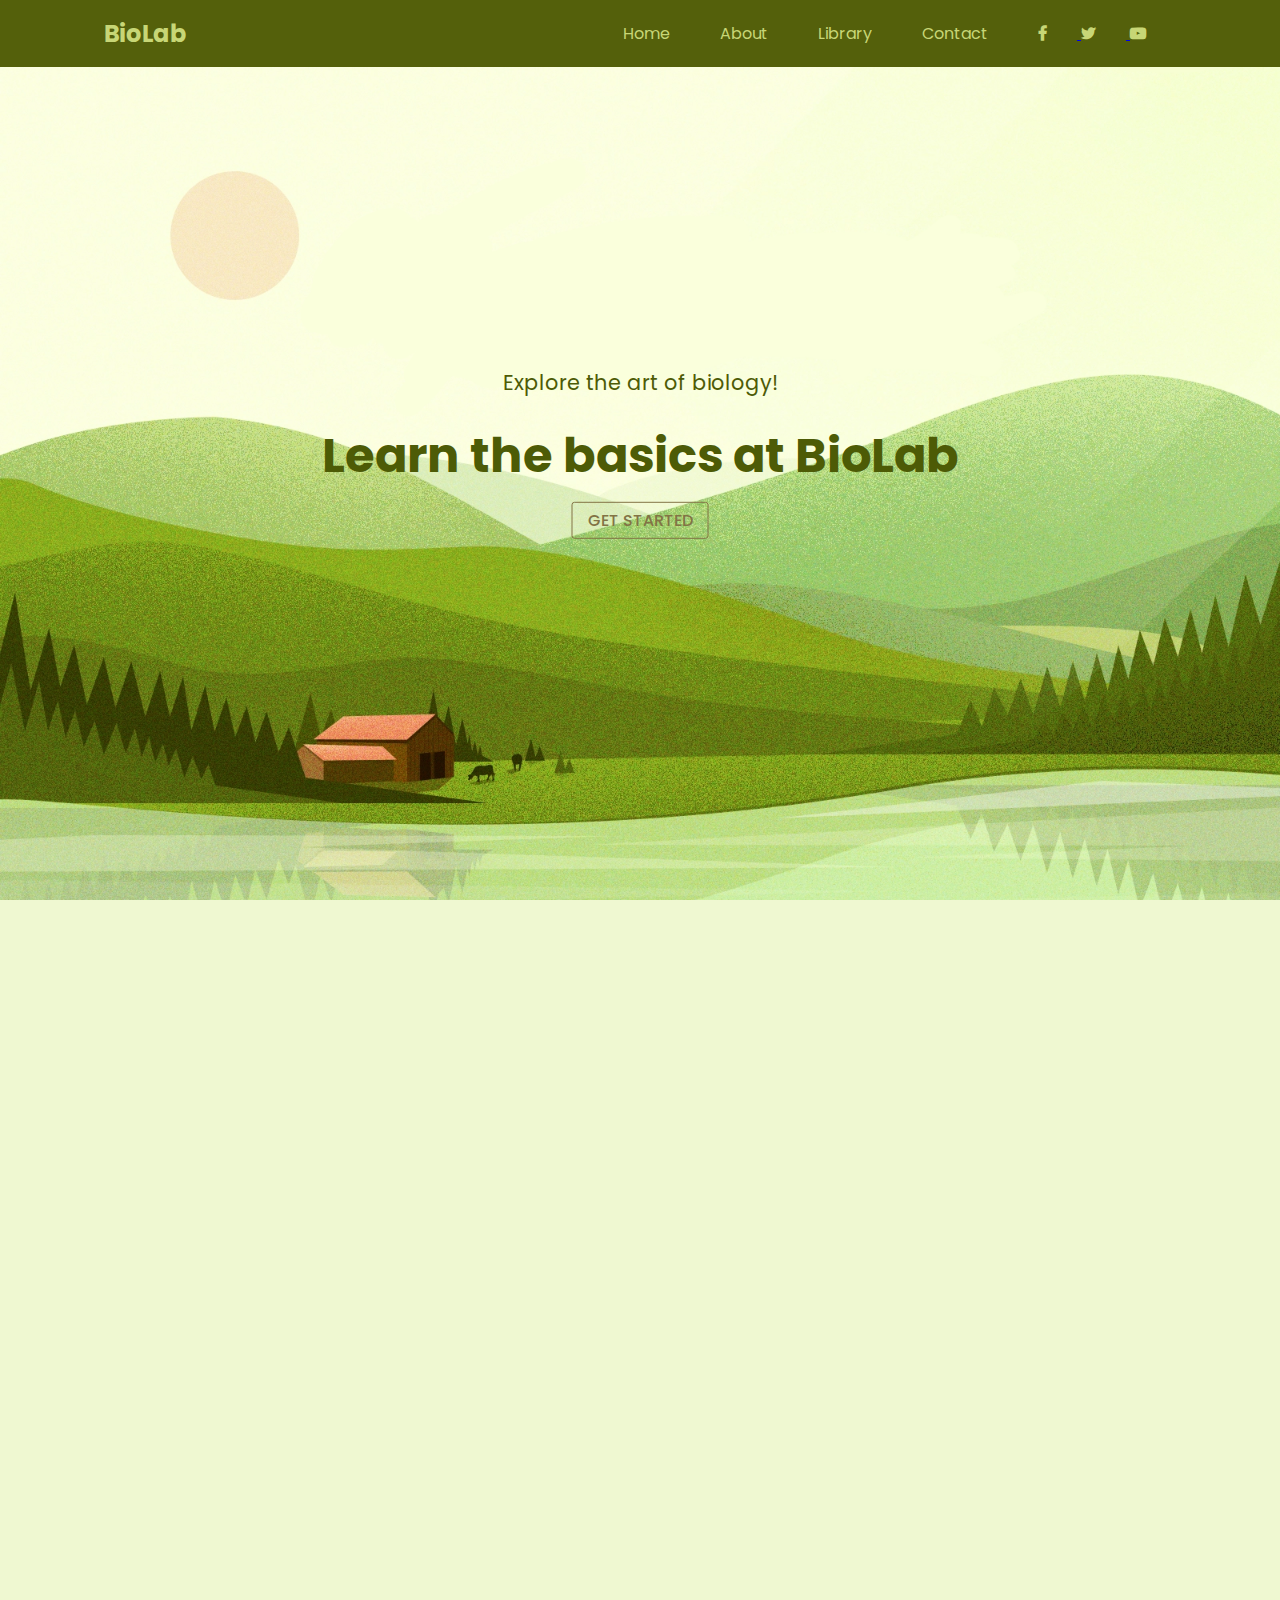
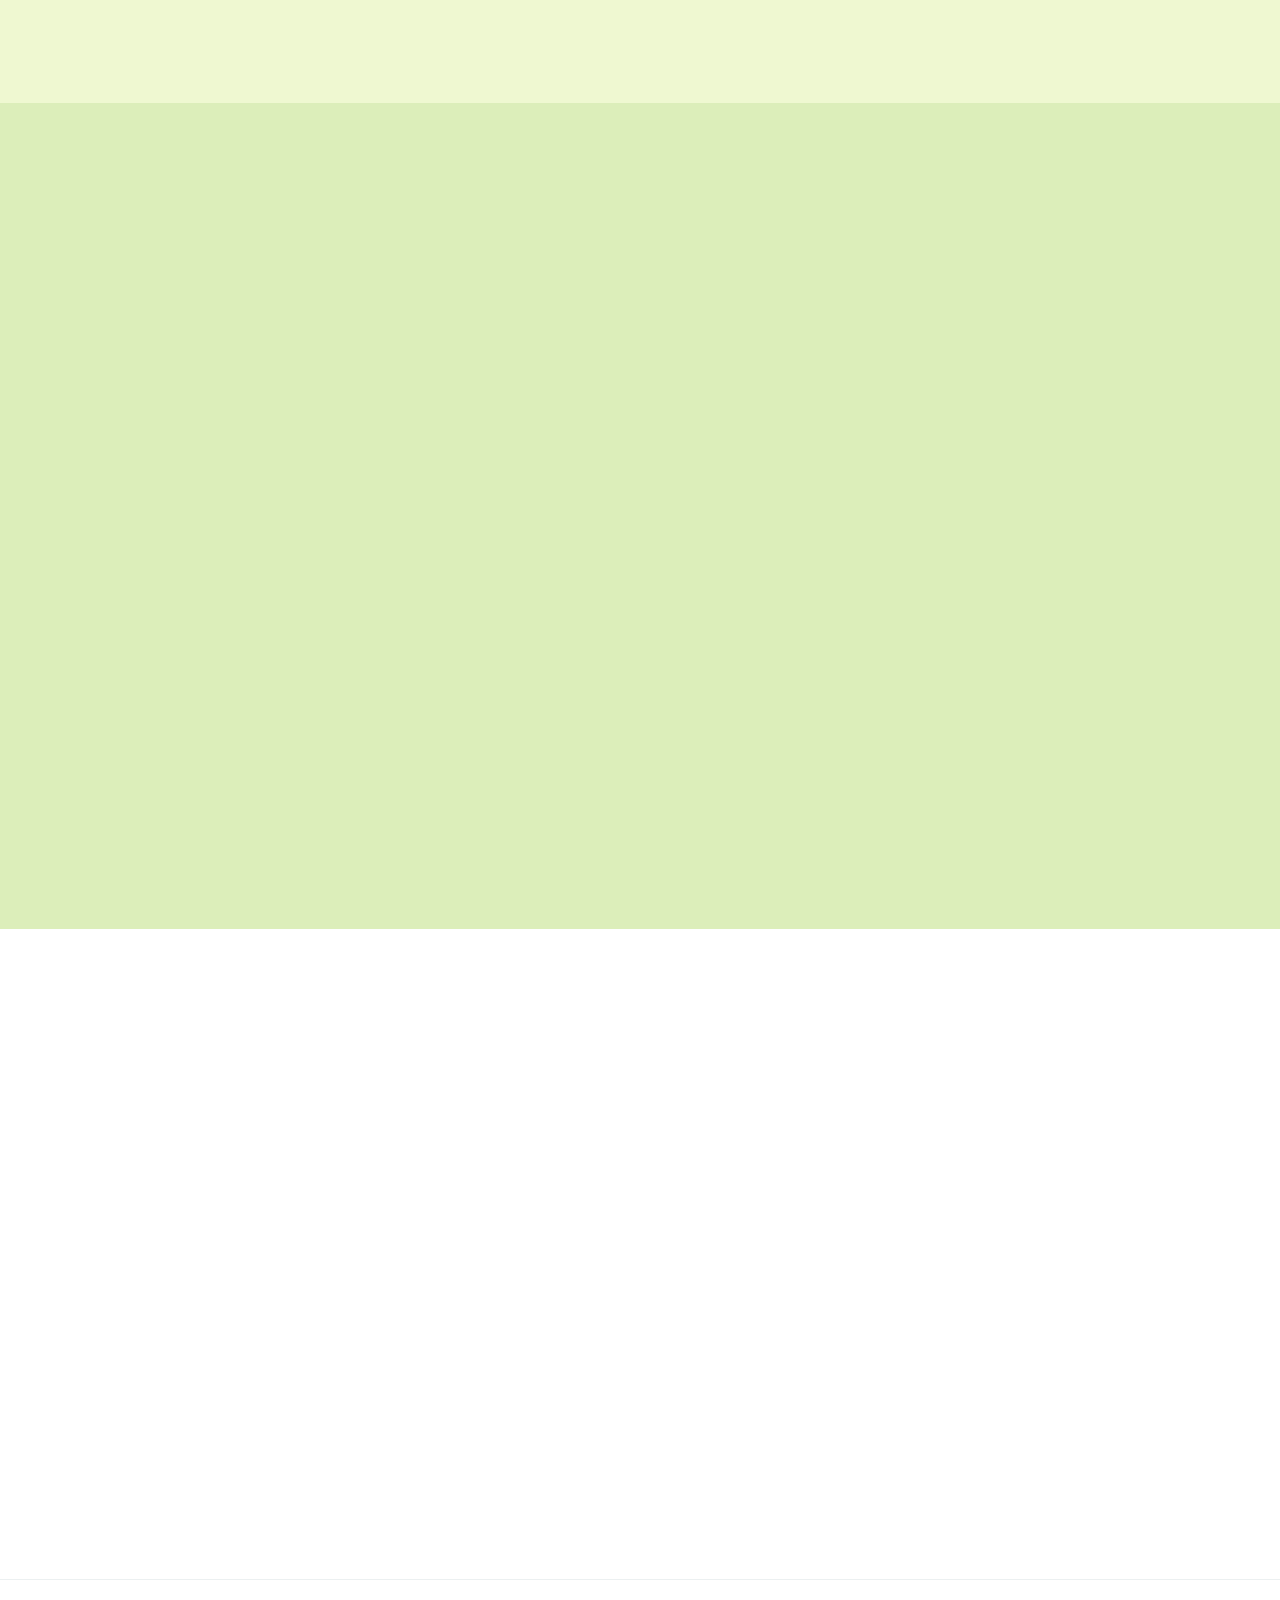
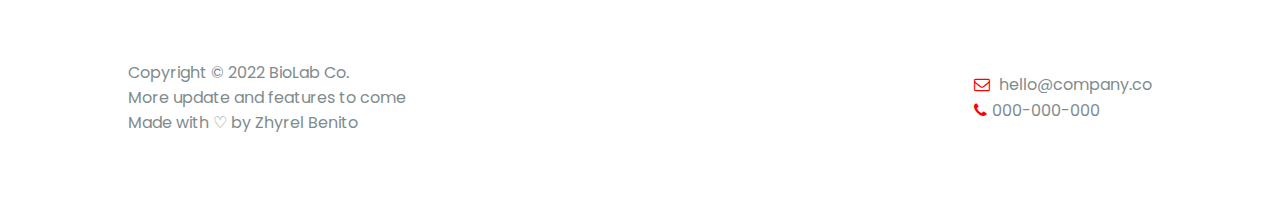
<file: Index.html>
<!doctype html>
<html>
<head>
    <title> BioLab PT </title>
    <link href="https://maxcdn.bootstrapcdn.com/font-awesome/4.7.0/css/font-awesome.min.css" rel="stylesheet" integrity="sha384-wvfXpqpZZVQGK6TAh5PVlGOfQNHSoD2xbE+QkPxCAFlNEevoEH3Sl0sibVcOQVnN" crossorigin="anonymous">
    <link rel="stylesheet" href="https://unpkg.com/aos@next/dist/aos.css" />
    <link rel="stylesheet" type="text/css" href="style.css">
</head>
<body>
   <div class="nav">
     <h2>BioLab</h2>
     <ul id="item">
          <li><a href="#home">Home</a></li>
          <li><a href="#about">About</a></li>
          <li><a href="#library">Library</a></li>  
          <li><a href="#contact">Contact</a></li>    
         <div class="icon"> 
             <a href="https://www.facebook.com/BioLab-100301779253503/"><i class="fa fa-facebook" aria-hidden="true"></i> </a>
       
           <a href ="https://twitter.com/BiologyBuds"><i class="fa fa-twitter" aria-hidden="true"></i> </a>
             
         <a href=https://youtube.com/channel/UCfogUd27C1ugSnQml62X8tQ> <i class="fa fa-youtube-play" aria-hidden="true"></i> </a>
       
         </div>
     </ul>
       <i id="bar" class="fa fa-bars" aria-hidden="true"></i>
   </div> 
    <div id="home" class="background"> 
        
    </div>
    
    <div class="mid">
     <p>Explore the art of biology!</p>
        <h2>Learn the basics at BioLab</h2>
        <div class="btn">
        <a class="border" href="AnotherPagePath.html">Get Started</a>
        </div>
    </div>
    
  <div id="about" class="Info">
    <div class="about">
        <h2 data-aos="fade-up">Hello, This is BioLab</h2>
        <p data-aos="fade-up"> BioLab are places of exploration and discovery for every field imaginable. In this spirit, you can discover, engage, and share what you learn on Biolab. We curate and create  digital content, delivered on a free, online platform that lets you integrate your learning and research experiences. Here, you take control of your learning and solve real-world problems as a community. Participation will always be free.
        <br>
        <br>
             We make learning science fun, accessible and free for all educators, students and parents. Learning without limits! Tools you can trust. A living library and many resources.
        </p>
      </div>
          <div class="img" data-aos="fade-up"> 
             <img src="photos/IMG_1820.PNG">
             </div>
          </div>
    
    
    <div id="library" class="class">
      <p class="paragraph" data-aos="fade-up"> Learn Biology </p>
      <h2 class="h2" data-aos="fade-up"> Our latest topics </h2>
      <div class="classMenu"> 
      <div class="team1" data-aos="fade-up"> 
          <div class="img">
              <img src="photos/image7.PNG">
      </div>
          <div class="teamDetails">
          <div class="name">
              <div class="nameDetails"> 
                <h4> Photosynthesis </h4>
                <p>Presented by - <span>Zhyrel</span></p>
                </div>
                  <div class="num">
                    <h5>#1</h5>
                </div>
              </div>
              <div class="pro">
              <p> Plants use sunlight, water,and carbon dioxide to create oxygen and energy in the form of sugar </p>
              </div>
           </div>
       </div>
          
          
                <div class="team1" data-aos="fade-up"> 
          <div class="img">
              <img src="photos/butterfly.jpg">
      </div>
          <div class="teamDetails">
             <div class="name">
              <div class="nameDetails"> 
                <h4> Pollination </h4>
                <p>Presented by - <span>Zhyrel</span></p>
              </div>
                  <div class="num">
                      <h5>#2</h5>
                  </div>
              </div>
              <div class="pro">
              <p> Discover the field of botany that deals with the pollination and fertilization of the flowers by abiotic and biotioc vectors. </p>
              </div>
           </div>
       </div>
          
          
                <div class="team1" data-aos="fade-up"> 
          <div class="img">
              <img src="photos/froggy.jpg">
      </div>
          <div class="teamDetails">
          <div class="name">
              <div class="nameDetails"> 
                <h4> Animal Reproduction </h4>
                <p>Presented by - <span>Zhyrel</span></p>
              </div>
                  <div class="num">
                      <h5>#3</h5>
                  </div>
              </div>
              <div class="pro">
              <p> Learn the 2 main types of Animal Reproduction  </p>
              </div>
           </div>
       </div>
          
     </div>
    </div>
    
    <div id="contact" class="contact">

        <div class="form">
        <h2 data-aos="fade-up">Submit your feedback</h2>
            <div class="submit" data-aos="fade-up"> 
            <input type="text" name="" placeholder="Name">
            <input type="email" name="" placeholder="Email">
            <textarea placeholder="Message"></textarea>
                <a href="#">Send Message</a>
            </div>
        </div>
        <div class="map" data-aos="fade-up"> 
          <h2> Where you can find us </h2>
            <p><i class="fa fa-map-marker" aria-hidden="true"></i> 1387 Quezon Avenue 1100 - Quezon City </p>
            <iframe src="https://www.google.com/maps/embed?pb=!1m18!1m12!1m3!1d123504.11415020647!2d120.9921488746075!3d14.684091315023956!2m3!1f0!2f0!3f0!3m2!1i1024!2i768!4f13.1!3m3!1m2!1s0x3397ba0942ef7375%3A0x4a9a32d9fe083d40!2sQuezon%20City%2C%20Metro%20Manila!5e0!3m2!1sen!2sph!4v1644168735155!5m2!1sen!2sph" width="1290" height="250" style="border:0;" allowfullscreen="" loading="lazy"></iframe>
        </div>
    </div>
    
    <div class="footer">
    <p> Copyright © 2022 BioLab Co. <br>More update and features to come<br> Made with ♡ by Zhyrel Benito</p>
        <p> <i class="fa fa-envelope-o" aria-hidden="true"></i> hello@company.co <br> <i class="fa fa-phone" aria-hidden="true"></i>000-000-000 </p>
    </div>
    
    <script src="https://unpkg.com/aos@next/dist/aos.js"></script>
  <script>
    AOS.init({
        offset: 140,
        duration: 900,
    });
  </script>
    
<script src="script.js"></script>
    
</body>
</html>
</file>
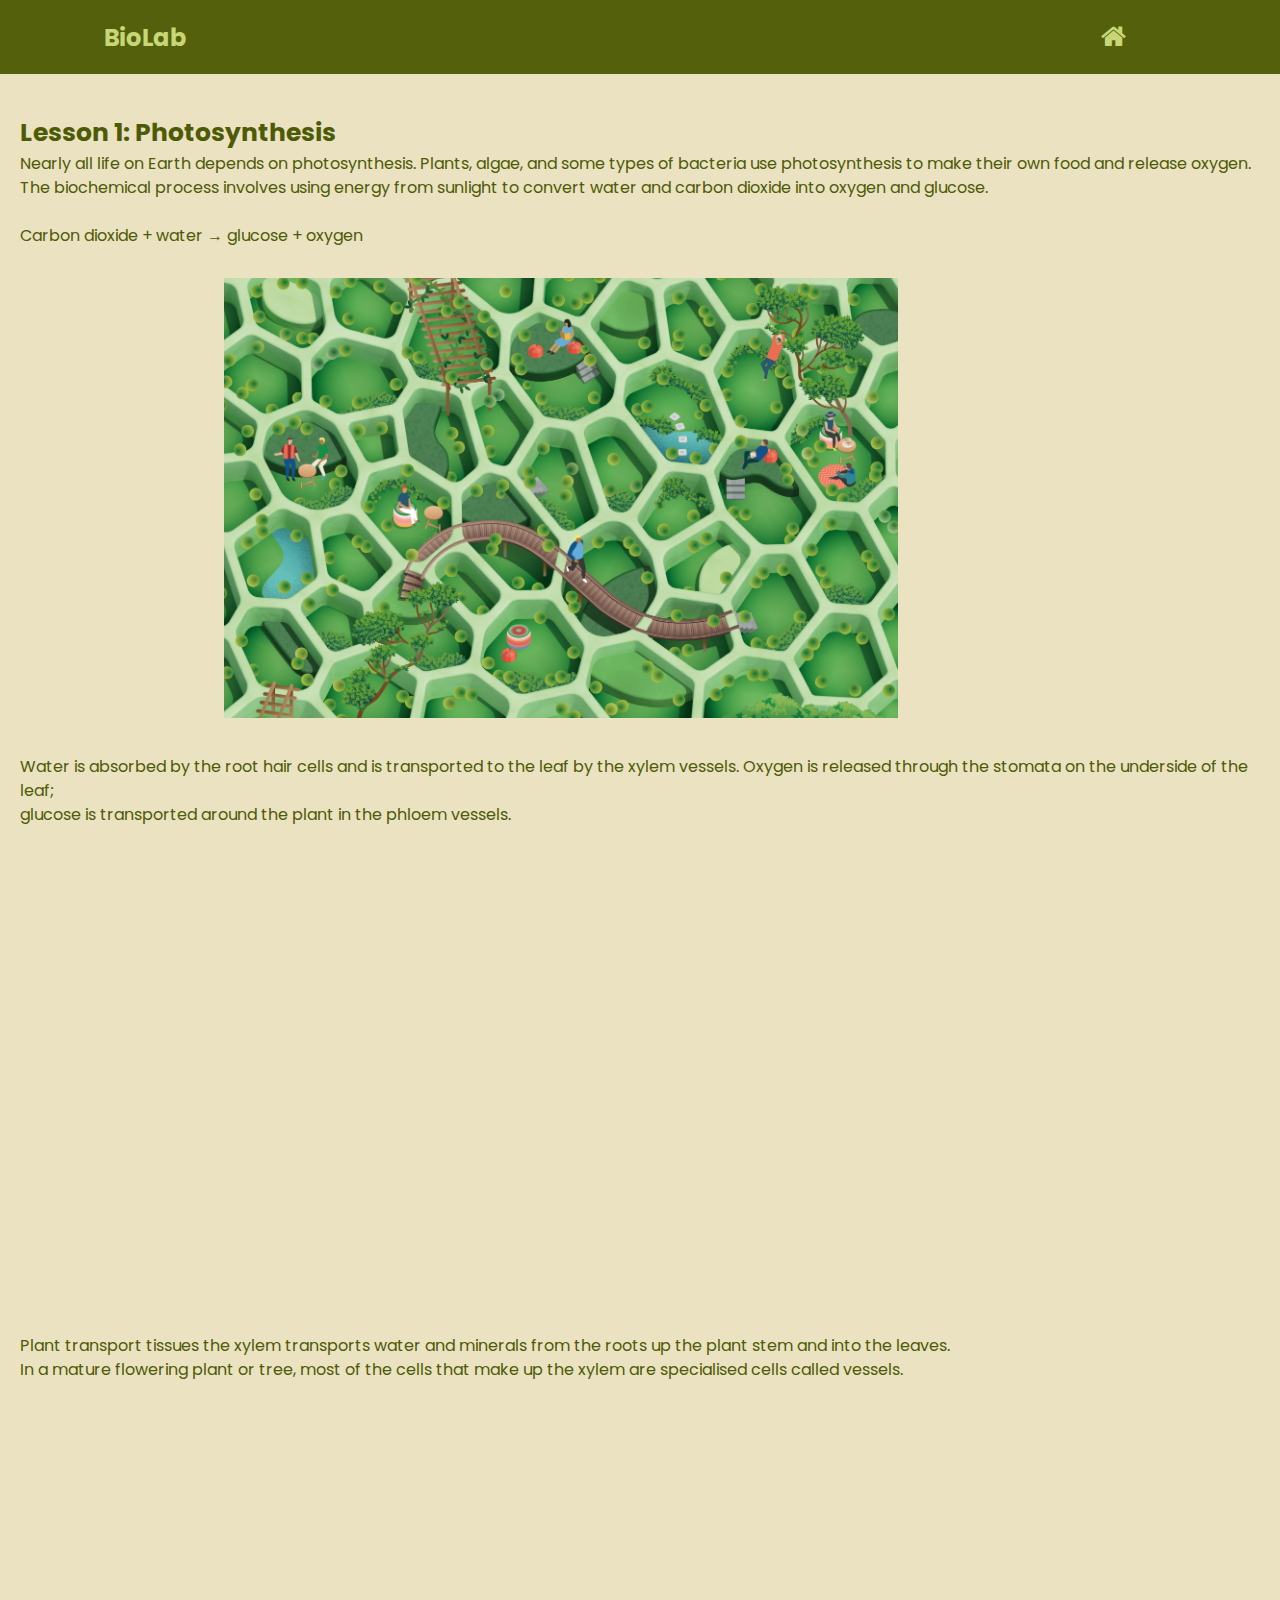
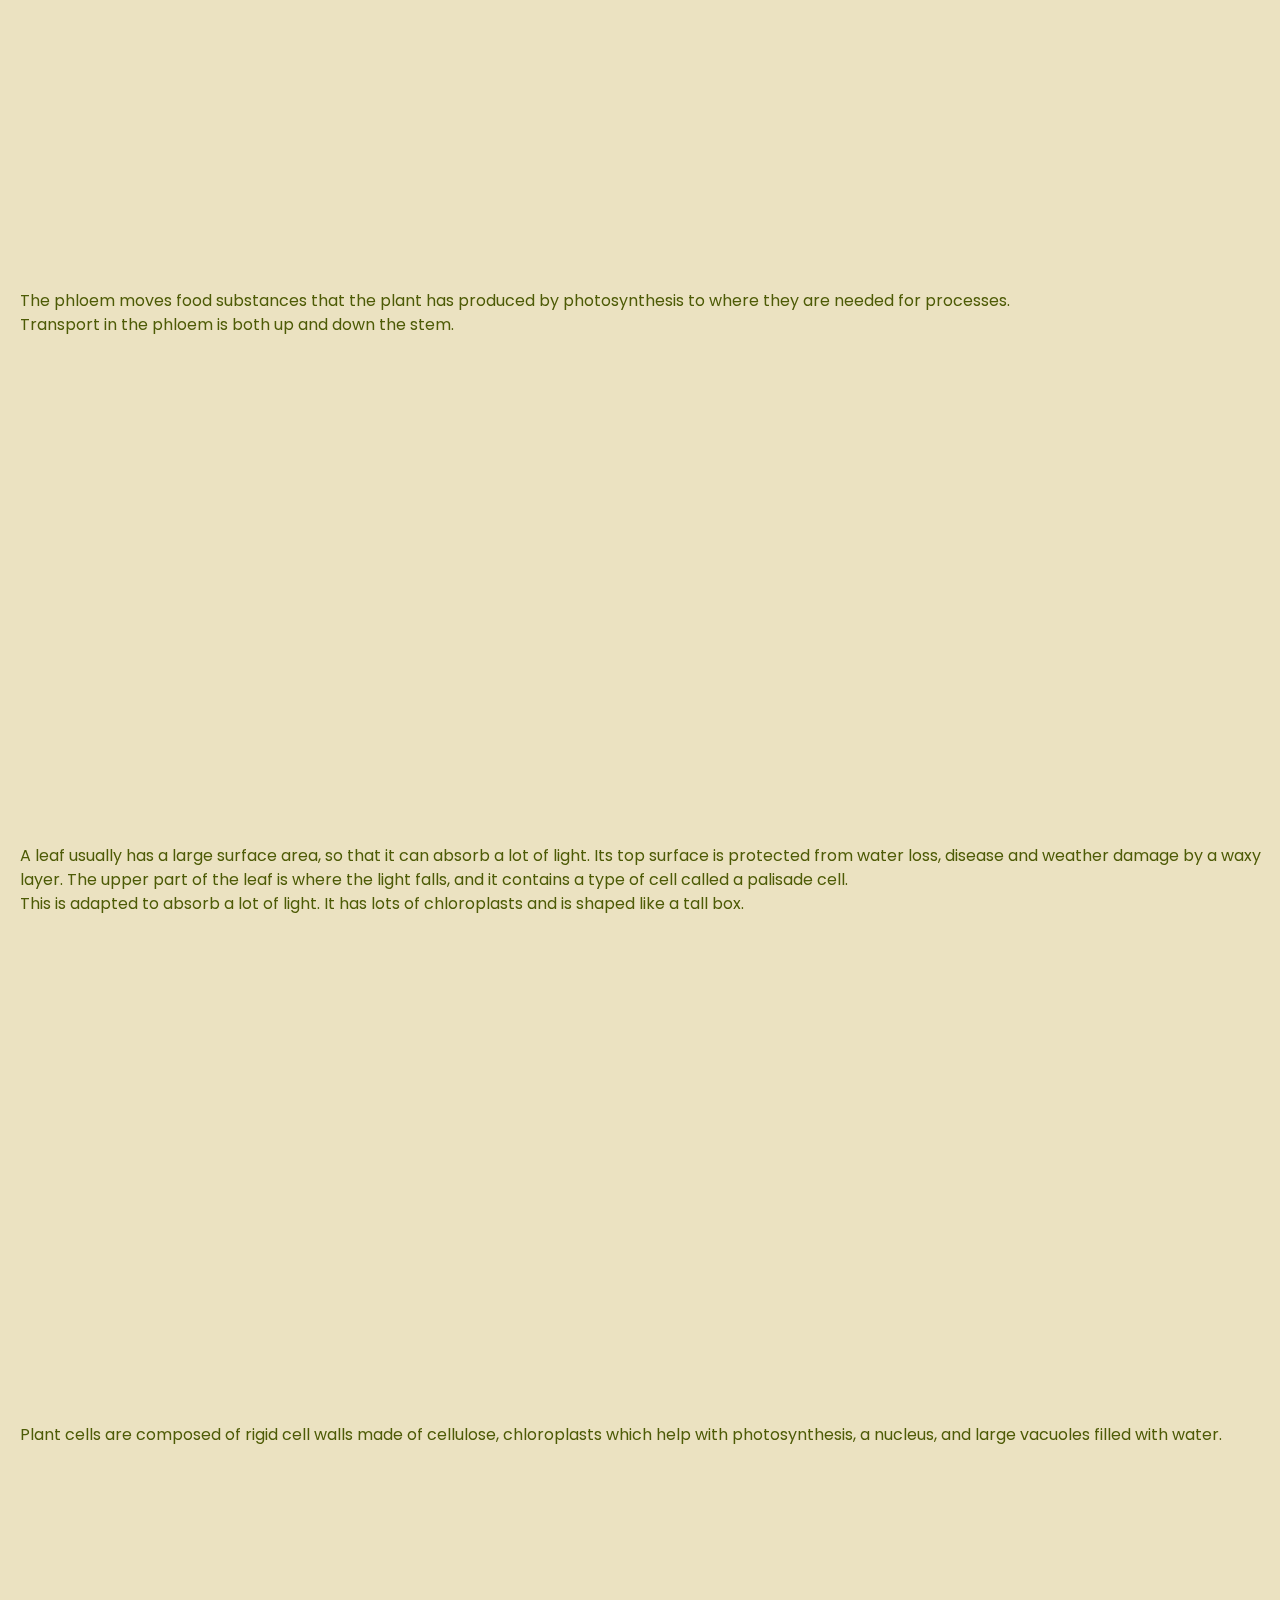
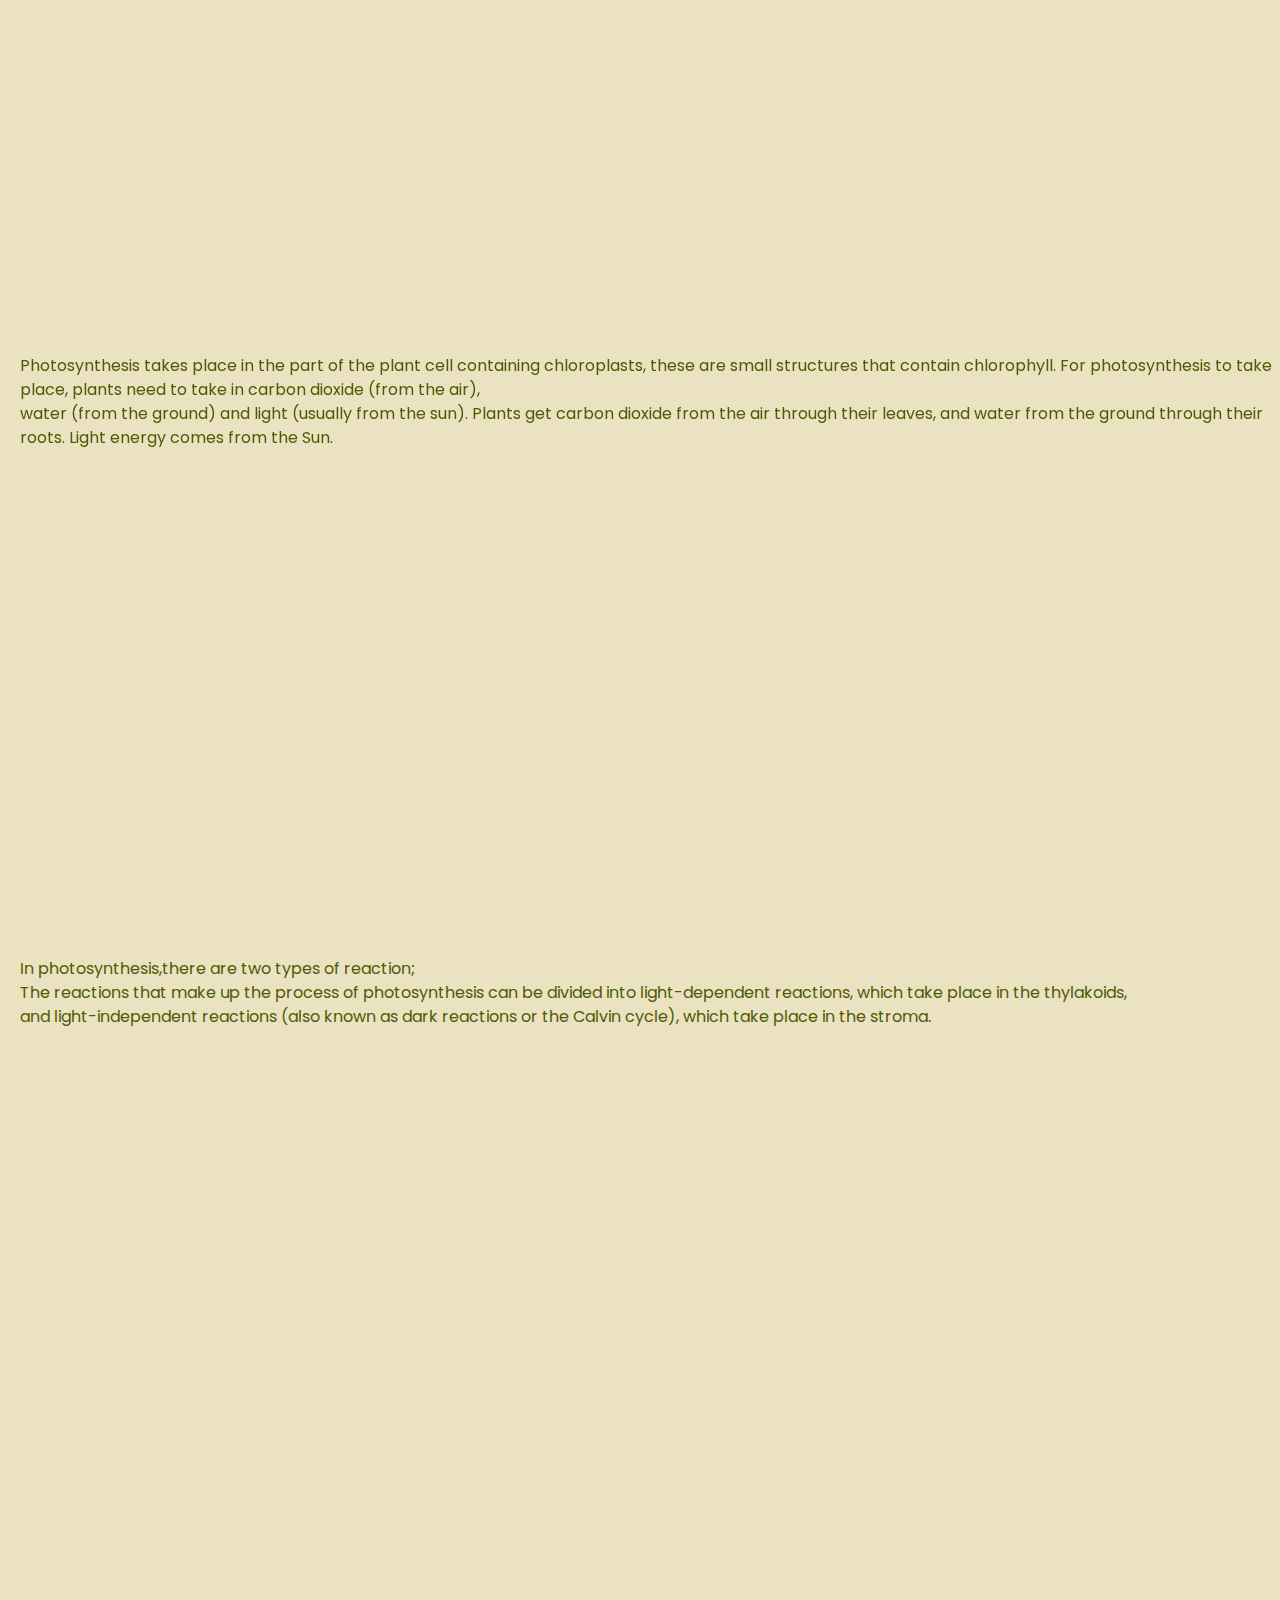
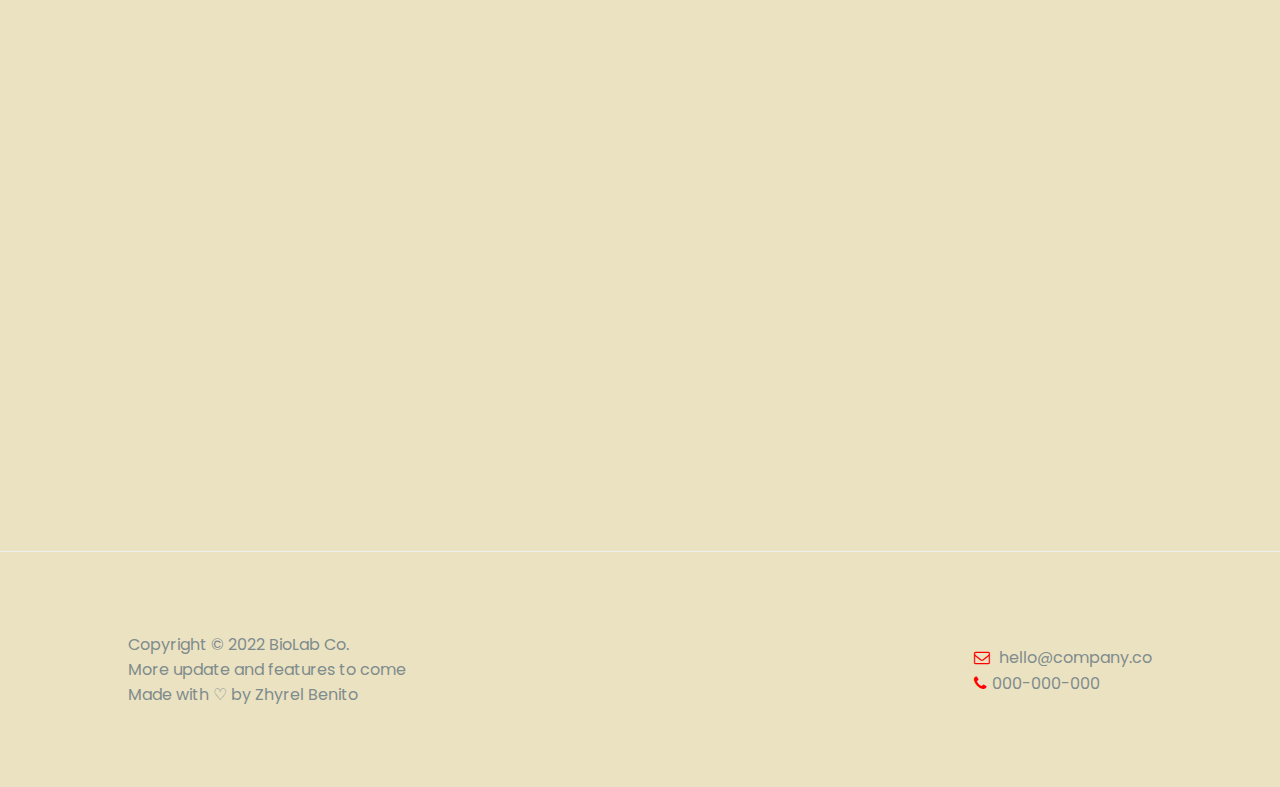
<file: AnotherPagePath.html>
<!doctype html>
<html>
<head>
    <title> BioLab PT </title>
    <link href="https://maxcdn.bootstrapcdn.com/font-awesome/4.7.0/css/font-awesome.min.css" rel="stylesheet" integrity="sha384-wvfXpqpZZVQGK6TAh5PVlGOfQNHSoD2xbE+QkPxCAFlNEevoEH3Sl0sibVcOQVnN" crossorigin="anonymous">
    <link rel="stylesheet" href="https://unpkg.com/aos@next/dist/aos.css" />
</head>
    <style>
@import url('https://fonts.googleapis.com/css2?family=Poppins:ital,wght@0,300;0,400;0,500;0,600;0,700;0,800;0,900;1,800&display=swap');
        
* {
    margin: 0;
    padding: 0;
    box-sizing: border-box;
    font-family: "Poppins", sans-serif;   
}
 body {
    background: #ebe2c1;  
} 
.nav {
    position: fixed;
    display: flex;
    flex-direction: row;
    justify-content: space-between;
    align-items: center;
    width: 100%;
    padding: 1rem 6.5rem;
    background: #54600b;
    z-index: 100000;
}
.nav h2 {
    color: #c7d676;
    font-size: 1.5rem;
}
#item {
    display: flex;
    flex-direction: row;
    justify-content: right;
    align-items: center;   
}
#item li {
    list-style: none;
    padding-right: 50px;
    text-align: right;
    
}
#item li a {
   text-decoration: none;
   font-size: 1.7rem;
   color: #c7d676;
    
}
#item li a:hover, #item .icon i:hover{
    color: #87ad1e;
    cursor: pointer;
}
    #item .icon i {
    color: #c7d676;
    padding-right: 30px;
}
.first {
    position: relative;
    
  }
.first h1 {
    color: #4d5b06;
    font-family: fantasy sans-serif;
    font-size: 25px;
    font-weight: bold;
    text-align: left;
    margin-left: 20px;
}
.first p{
    color: #4d5b06;
    font-weight: normal;
    line-height: 1.5rem;
    text-align: left;
    margin-left: 20px;
 }
.photo1 img {
    width: 600;
    height: 500px;
    padding: 30px 1.5rem;
    margin-left: 200px;

}
.second {   
    position: relative;
}
.second p{
    color: #4d5b06;
    font-weight: normal;
    line-height: 1.5rem;
    text-align: left;
    margin-left: 20px;
}
.photo2 img{
    width: 600;
    height: 500px;
    padding: 20px 1.5rem;
    margin-left: 200px;
    justify-content: center;
    
}
.second {   
    position: relative;
}
.third p {
    color: #4d5b06;
    font-weight: normal;
    line-height: 1.5rem;
    text-align: left;
    margin-left: 20px;         
}
.photo3 img{
    width: 600;
    height: 500px;
    padding: 20px 1.5rem;
    margin-left: 200px;
    justify-content: center;

}
.fourth {
    position: relative;       
}
.fourth p {
    color: #4d5b06;
    font-weight: normal;
    line-height: 1.5rem;
    text-align: left;
    margin-left: 20px;              
}
.photo4 img{
    width: 600;
    height: 500px;
    padding: 20px 1.5rem;
    margin-left: 200px;
    justify-content: center;
}
.fifth {
     position: relative;       
} 
.fifth p{
    color: #4d5b06;
    font-weight: normal;
    line-height: 1.5rem;
    text-align: left;
    margin-left: 20px;      
}
.photo5 img{
    width: 600;
    height: 500px;
    padding: 20px 1.5rem;
    margin-left: 200px;
    justify-content: center;        
}
.sixth {
    position: relative;           
}
.sixth p{
    color: #4d5b06;
    font-weight: normal;
    line-height: 1.5rem;
    text-align: left;
    margin-left: 20px;          
}
.photo6 img{
    width: 600;
    height: 500px;
    padding: 20px 1.5rem;
    margin-left: 200px;
    justify-content: center;               
}
.seven {
    position: relative;           
}
.seven p{
    color: #4d5b06;
    font-weight: normal;
    line-height: 1.5rem;
    text-align: left;
    margin-left: 20px;          
}
.photo7 img{
    width: 600;
    height: 500px;
    padding: 20px 1.5rem;
    margin-left: 200px;
    justify-content: center;               
}
eight{
  position: relative;                
}
        
.eight p{
    color: #4d5b06;
    font-weight: normal;
    line-height: 1.5rem;
    text-align: left;
    margin-left: 20px;          
}


.footer{
    border-top: 1px solid #ecf0f1;
    padding: 5rem 8rem;
    display: flex;
    flex-direction: row;
    justify-content: space-between;
    align-items: center;
}
.footer p{
    color: #7f8c8d;
    justify-content: flex-start;
}

.footer p i {
    color: red;
    padding: 5px;
}
.nine {
    position: relative;
}
.nine h2 {
   color: #4d5b06;
    font-family: fantasy sans-serif;
    font-size: 25px;
    font-weight: bold;
    text-align: left;
    margin-left: 20px; 
    margin-bottom: 15px;
}
.nine p {
    color: #4d5b06;
    font-weight: normal;
    line-height: 1.5rem;
    text-align: left;
    margin-left: 20px;               
}
.photo8 img{
    width: 100;
    height: 400px;
    padding: 20px 1.3rem;
    margin-left: 180px;
}
.ten{
     position: relative;
}
.ten h2 {
   color: #4d5b06;
    font-family: fantasy sans-serif;
    font-size: 25px;
    font-weight: bold;
    text-align: left;
    margin-left: 20px; 
    margin-bottom: 15px;
 }
.ten p{
    color: #4d5b06;
    font-weight: normal;
    line-height: 1.5rem;
    text-align: left;
    margin-left: 20px;          
}
 .photo9 img{
    width: 100;
    height: 400px;
    padding: 20px 1.3rem;
    margin-left: 180px;
     margin-bottom: 30px;
}            
</style>
    
    
  <body>  
 <div class="nav">
     <h2>BioLab</h2>
     <ul id="item">
          <li><a href="Index.html"><i class="fa fa-home" aria-hidden="true"></i></a></li>   
     </ul>
    
      </div>
      <div class="first">
      <h1><br> <br> <br> Lesson 1: Photosynthesis</h1>
     <p>Nearly all life on Earth depends on photosynthesis. Plants, algae, and some types of bacteria use photosynthesis to make their own food and release oxygen.<br> The biochemical process involves using energy from sunlight to convert water and carbon dioxide into oxygen&nbsp;and glucose.
          <br> <br> Carbon dioxide + water → glucose + oxygen </p>
    </div>
     <div class="photo1">
         <img src="photos/image7.PNG" data-aos="fade-up">
      </div>
      
      <div class="second">
      <p> Water is absorbed by the root hair cells and is transported to the leaf by the xylem vessels. Oxygen is released through the stomata on the underside of the leaf;<br> glucose is transported around the plant in the phloem vessels.</p>
      </div>
      <div class="photo2">
       <img src="photos/photo2.PNG" data-aos="fade-up">
      </div>
      
      <div class="third"> 
      <p> Plant transport tissues the xylem transports water and minerals from the roots up the plant stem and into the leaves. <br> In a mature flowering plant or tree, most of the cells that make up the xylem are specialised cells called vessels.</p> 
      </div>
      
      <div class="photo3">
      <img src="photos/photo3.PNG" data-aos="fade-up">
      </div>
      
      <div class="fourth">
      <p>The phloem moves food substances that the plant has produced by photosynthesis to where they are needed for processes.<br> Transport in the phloem is both up and down the stem.</p>
      </div>
      <div class="photo4">
      <img src="photos/photo4.PNG" data-aos="fade-up">
      </div>
      
      <div class="fifth">
      <p> A leaf usually has a large surface area, so that it can absorb a lot of light. Its top surface is protected from water loss, disease and weather damage by a waxy layer. The upper part of the leaf is where the light falls, and it contains a type of cell called a palisade cell.<br> This is adapted to absorb a lot of light. It has lots of chloroplasts and is shaped like a tall box.</p>
      </div>
      <div class="photo5">
      <img src="photos/photo5.5.PNG" data-aos="fade-up">
      </div>
      
      <div class="sixth">
      <p>Plant cells are composed of rigid cell walls made of cellulose, chloroplasts which help with photosynthesis, a nucleus, and large vacuoles filled with water.</p>
      </div>
      <div class="photo6">
      <img src="photos/photo5.PNG" data-aos="fade-up">
      </div>
      
      <div class= "seven">
      <p>Photosynthesis takes place in the part of the plant cell containing chloroplasts, these are small structures that contain chlorophyll.
      For photosynthesis to take place, plants need to take in carbon dioxide (from the air), <br> water (from the ground) and light (usually from the sun). Plants get carbon dioxide from the air through their leaves, and water from the ground through their roots. Light energy comes from the Sun.</p>
      </div>
      <div class="photo7">
      <img src="photos/photo6.PNG" data-aos="fade-up">
      </div>
      
      <div class="eight">
    <p> In photosynthesis,there are two types of reaction; <br> The reactions that make up the process of photosynthesis can be divided into light-dependent reactions, which take place in the thylakoids, <br> and light-independent reactions (also known as dark reactions or the Calvin cycle), which take place in the stroma. </p>
      </div>
      
       <div class="nine" data-aos="fade-up">
           <h2><br>  Light Dependent Reaction </h2>
     <p>A photochemical reaction taking place in the thylakoid membranes of chloroplasts, where light energy is transformed into adenosine triphosphate (ATP) and nicotinamide adenine dinucleotide phosphate (NADPH).</p>
    </div>
      
      <div class="photo8">
      <img src="photos/6d9a283bbb29a63937a255851697b691.jpg" data-aos="fade-up">
      </div>
      
      <div class="ten" data-aos="fade-up">
           <h2><br> Calvin Cycle </h2>
     <p>The process plants and other autotrophs use to create nutrients from sunlight and carbon dioxide. The Calvin cycle is a process that plants and algae use to turn carbon dioxide from the air into sugar, the food autotrophs need to grow.</p>
    </div>
      
      <div class="photo9">
      <img src="photos/a051xbITKxFCLv2pN2Aw_lightindependent.png" data-aos="fade-up">
      </div>
      
      <div class="footer">
    <p> Copyright © 2022 BioLab Co. <br>More update and features to come<br> Made with ♡ by Zhyrel Benito</p>
          
        <p> <i class="fa fa-envelope-o" aria-hidden="true"></i> hello@company.co <br> <i class="fa fa-phone" aria-hidden="true"></i>000-000-000 </p>
    </div>
      <script src="https://unpkg.com/aos@next/dist/aos.js"></script>
      
  <script>  
    AOS.init({
        offset: 140,
        duration: 900,
    });
  </script>
      
    </body>
</html>
</file>
<file: style.css>
@import url('https://fonts.googleapis.com/css2?family=Poppins:ital,wght@0,300;0,400;0,500;0,600;0,700;0,800;0,900;1,800&display=swap');
* {
    margin: 0;
    padding: 0;
    box-sizing: border-box;
    font-family: "Poppins", sans-serif;
}
.nav {
    position: fixed;
    display: flex;
    flex-direction: row;
    justify-content: space-between;
    align-items: center;
    width: 100%;
    padding: 1rem 6.5rem;
    background: #54600b;
    z-index: 100000;
}
.nav h2 {
    color: #c7d676;
    font-size: 1.5rem;
}
#item {
    display: flex;
    flex-direction: row;
    justify-content: center;
    align-items: center;   
}
#item li {
    list-style: none;
    padding-right: 50px;
    
}
#item li a {
   text-decoration: none;
   font-size: 1rem;
   color: #c7d676;
    
}
#item li a:hover, #item .icon i:hover{
    color: #87ad1e;
    cursor: pointer;
}
#item .icon i {
    color: #c7d676;
    padding-right: 30px;
    font-weight: bolder;
}
#bar {
    color: #c7d676;
    font-weight: lighter;
    font-size: 1.5rem;
    display: none;
}

.background {
    background-image: url(photos/greenbackground.jpg);
    width: 100%;
    height: 100vh;
    background-size: cover;
    z-index: -1;
}
.mid {
    position: absolute;
    top: 50%;
    left: 50%;
    transform: translate(-50%, -50%);
    text-align: center;
}
.mid p{
    color: #4d5b06;
    font-size: 1.3rem;
    margin-bottom: 1.4rem;

}
.mid h2 {
    color: #4d5b06;
    font-size: 3rem;
    font-family: "Poppins", sans-serif;
}

.mid .btn {
    margin-top: 1rem;
}

.mid .btn a{
    text-decoration: none;
    text-transform: uppercase;
    
}
.mid .btn a.border{
     color: #827345;
     border: 1px solid #827345;
     font-weight: 500;
     text-decoration: none;
     padding: 6px 15px;    
     border-radius: 3px;
        
}
.mid .btn a.border:hover{
    background: #87ad1e;
    color: #f8e8c4;
    border: 1px solid #87ad1e;
}
.Info{
    background: #eff8d1;
    padding: 8rem;
    display: flex;
    flex-direction: row;
    justify-content: space-between;
    align-items: center;
    
}
.Info .about{
    width: 39%;
}

.Info .about h2{
    color: #4d5b06;
    font-size: 2.1rem;
    padding-bottom: 1.8rem;   
}  
.Info .about p {
    color: #4d5b06;
    font-size: 1.1rem;
}
.Info .img img {
 height: 540px;
    
}
.class {
    display: flex;
    flex-direction: column;
    justify-content: center;
    align-items: center;
    padding: 7rem 8rem;
    background: #dceeba;
}
.class .paragraph {
    font-size: 1.3rem;
    color: #6c7644;
    padding-bottom: 6px;
    text-align: center;
}
.class .h2 {
    font-size: 2.2rem;
    color: #4d5b06;
    font-weight: 700;
    padding-bottom: 50px;
    text-align: center;   
}
.class .classMenu {
    display: flex;
    flex-direction: row;
    justify-content: space-between;
    align-items: center;

}
.class .classMenu .team1{
    width: 30%;
    height: auto;
    box-sizing: border-box;
    background: #fff;
    box-shadow: 0.16px 3.6px rgba(0, 0, 0, 0.01),
    0 4.4px 10px rgba(0, 0, 0, 0.015), 0 10.6px 24.1px rgba(0, 0, 0, 0.02),
    0 35px 80px rgba(0, 0, 0, 0.03);
}
.class .classMenu .team1 .img img{
    width: 100%;
    object-fit: cover;  
}
.classMenu .team1 .teamDetails{
    display: flex;
    flex-direction: column;
    justify-content: center;
    padding-bottom: 10px;
}
.class .classMenu .team1 .teamDetails .name{
    display: flex;
    flex-direction: row;
    justify-content: space-between;
    align-items: center;
    padding: 5px 30px 0 30px;
    
}
.class .classMenu .team1 .teamDetails .name .nameDetails h4{
    color: #212529;
    font-size: 1.7rem;

}
.class .classMenu .team1 .teamDetails .name .nameDetails p{
    font-size: 1.1rem;
}

.class .classMenu .team1 .teamDetails .name .nameDetails p span {
    font-weight: 700;
    font-size: 1.1rem;
}
.class .classMenu .team1 .teamDetails .name .num h5 {
    font-size: 1rem;
    color: #fff;
    background: #4d5b06;
    width: 3.5rem;
    height: 3.5rem;
    line-height: 3.5rem;
    text-align: center;
    border-radius: 50%;
    
}
.class .classMenu .team1 .pro p  {
    padding: 15px 30px 30px 30px;
}
.class .classMenu .team1 .pro p {
    font-size: 1rem;
    color: #666262; 
}
.contact {
    padding: 8rem;
    display: flex;
    flex-direction: row;
    justify-content: space-between;
}
.contact .form {
    width: 45%; 

}
.contact .form h2 {
    font-size: 2rem;
    color: #4d5b06;
    padding-bottom: 10px;
    width: 100%;
}
.contact .form .submit{
    display: flex;
    flex-direction: column;
    justify-content: flex-start;
    align-items: flex-start;
}
.contact .form .submit input, .contact .form .submit textarea{
    width: 100%;
    padding: 15px;
    border: 1px solid #95a5a6;
    outline: none;
    margin: 13px 0;
}
.contact .form .submit input:focus, .contact .form .submit textarea:focus{
    border: 1px solid #4d5b06;
}
.contact .form .submit input::placeholder{
    color: #7f9c8d;
    font-size: 1.1rem;
    
}
.contact .form .submit textarea::placeholder{
    color: #7f9c8d;
    font-size: 1.1rem;
    height: 80%;
}
.contact .form .submit a{
    width: 100%;
    padding: 15px 0;
    text-decoration: none;
    background: #4d5b06;
    color: #f8e8c4;
    text-align: center;
    font-size: 1.1rem;
    margin: 13px 0;
}
.contact .map{
    width: 45%;
    
}
.contact .map h2{
    font-size: 2rem;
    color: #4d5b06;
    padding-bottom: 10px;
    width: 100%;
}

.contact .map p{
    font-size: 1.1rem;
    color: #4d5b06;
    padding-bottom: 30px;
    width: 100%;
}
.contact .map p i{
    color: red;
    padding-right: 4px;
}
.contact .map iframe{
    width: 100%;
}

.footer{
    border-top: 1px solid #ecf0f1;
    padding: 5rem 8rem;
    display: flex;
    flex-direction: row;
    justify-content: space-between;
    align-items: center;
}
.footer p{
    color: #7f8c8d;
    justify-content: flex-start;
}

.footer p i{
    color: red;
    padding: 5px;
}

/*- - -Media Query- - -*/

@media screen and (max-width: 1042px){
 
    .nav {
    padding: 1rem 4.5rem;
   }
   .nav h2 {
    font-size: 1.4rem;
   }
   #item li {
   padding-right: 30px;
    
   }
   #item li a {
   font-size: 0.9rem;
    
   }
   #item .icon i {
   padding-right: 20px;
    
}
}
@media screen and (max-width: 991px) {
    
    .nav {
    padding: 1rem 3rem;
    }
    .nav h2 {
    font-size: 1.6rem;
    }
    #item {
    flex-direction: column;
    text-align: center;
    width: 300px;
    height: 80vh;
    position: fixed;
    top: 0;
    right: -300px;
    background: rgba(0,0,0,0.8);
    z-index: 100000;
    margin-top: 4.2rem;
    transition: 0.5s;
    
    }
    #item li {
    padding-right: 0;
        padding: 4px 0;
    }
    #item li a {
    font-size: 1.2rem;
    
    }
    #item .icon {
    padding-top: 20px;
    display: flex;
    flex-direction: row;
    justify-items: center;
    align-items: center;    
    }
    #item .icon i {
    padding: 0 15px 0 15px;
    }
    #bar {
    display: initial;
    cursor: pointer;
    }
    
    .mid p {
    font-size: 1.1rem;
    margin-bottom: 1.2rem;

   }
    .mid h2 {
    font-size: 2.5rem;
        
   }
    .mid .btn {
    margin-top: 1.5rem;
        
   }
   .mid .btn a{
    font-size:0.9rem;
    
   }
   .mid .btn a.border{
   padding: 0.7rem 1.4rem;    
        
   } 
    .Info{
    padding: 6rem 7rem;
    }
   .Info .about h2{
    font-size: 2rem;
    padding-bottom: 1.4rem;   
    }  
    .Info .about p {
    font-size: 1rem;
    }
    .Info .img img {
    height: 440px;
    
    }
    
    .class {
    padding: 6rem;
    }
    .class .paragraph {
    font-size: 1.1rem;
    padding-bottom: 4px;
        
    }
    .class .h2 {
    font-size: 2rem;
    padding-bottom: 30px;  
    }
    .classMenu .team1 .teamDetails{
    padding-bottom: 7px;
    }
   .class .classMenu .team1 .teamDetails .name{
    padding: 5px 15px 0 15px;
    
    }
    .class .classMenu .team1 .teamDetails .name .nameDetails h4{
    font-size: 1.2em;

    }
    .class .classMenu .team1 .teamDetails .name .nameDetails p{
    font-size: 1rem;
    }

    .class .classMenu .team1 .teamDetails .name .nameDetails p span {
    font-size: 1rem;
    }
    .class .classMenu .team1 .teamDetails .name .num h5 {
    font-size: 0.9rem;
    width: 3.2rem;
    height: 3.2rem;
    line-height: 3.2rem;
    }
    .class .classMenu .team1 .pro p  {
    padding: 15px 15px 30px 15px;
    }
    .class .classMenu .team1 .pro p {
    font-size: 1rem; 
    }
    
    .contact {
    padding: 6rem;
    }
    .contact .form h2 {
    font-size: 2rem;
    padding-bottom: 7px;
    }
    
    .contact .map p{
    font-size: 1rem;
    padding-bottom: 20px;
    }
    .footer{
    padding: 6rem;
    }
}
</file>
